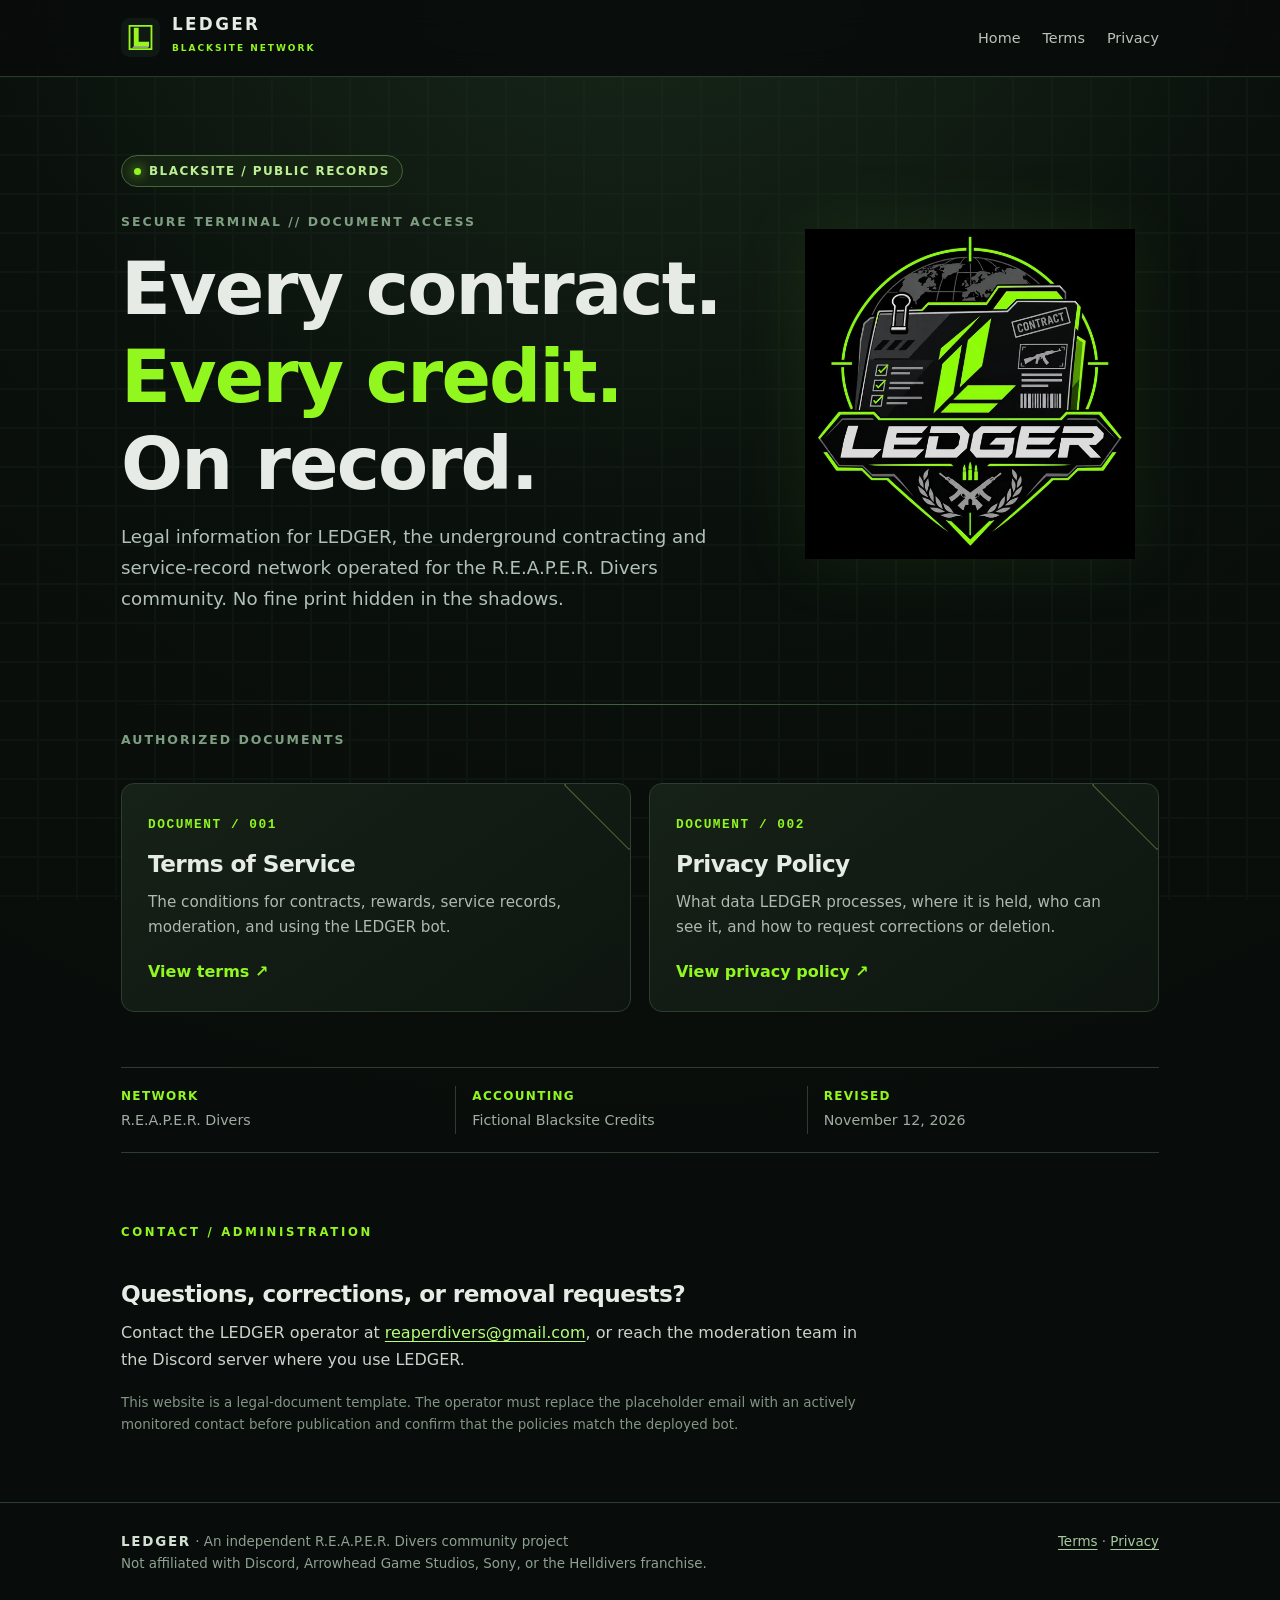
<file: index.html>
<!DOCTYPE html><html lang="en"><head><meta charset="UTF-8"><meta name="viewport" content="width=device-width,initial-scale=1"><meta name="theme-color" content="#0a100c"><meta name="description" content="Terms of Service and Privacy Policy for LEDGER, the R.E.A.P.E.R. Divers Blacksite Network Discord bot."><title>Legal & Policy Center | LEDGER Blacksite Network</title><link rel="icon" type="image/svg+xml" href="./assets/mark.svg"><link rel="stylesheet" href="./assets/style.css"></head><body><a class="skip" href="#main">Skip to content</a><header class="topbar"><div class="wrap"><a class="brand" href="./" aria-label="LEDGER home"><img src="./assets/mark.svg" alt="" width="39" height="39"><span><span class="brand-name">LEDGER</span><small>BLACKSITE NETWORK</small></span></a><nav class="nav" aria-label="Main navigation"><a href="./">Home</a><a href="./terms/" >Terms</a><a href="./privacy/" >Privacy</a></nav></div></header><main id="main"><div class="wrap"><section class="hero hero-grid"><div><span class="pill"><span class="dot"></span> BLACKSITE / PUBLIC RECORDS</span><p class="kicker">SECURE TERMINAL // DOCUMENT ACCESS</p><h1>Every contract.<br><span style="color:var(--green)">Every credit.</span><br>On record.</h1><p class="lead">Legal information for LEDGER, the underground contracting and service-record network operated for the R.E.A.P.E.R. Divers community. No fine print hidden in the shadows.</p></div><img class="hero-logo" src="./assets/ledger-logo.webp" width="330" height="330" alt="LEDGER black-and-neon-green insignia"></section><div class="divider"></div><div class="kicker">AUTHORIZED DOCUMENTS</div><div class="cards"><a class="card" href="./terms/"><span class="number">DOCUMENT / 001</span><h2>Terms of Service</h2><p>The conditions for contracts, rewards, service records, moderation, and using the LEDGER bot.</p><span class="go">View terms ↗</span></a><a class="card" href="./privacy/"><span class="number">DOCUMENT / 002</span><h2>Privacy Policy</h2><p>What data LEDGER processes, where it is held, who can see it, and how to request corrections or deletion.</p><span class="go">View privacy policy ↗</span></a></div><div class="meta-strip"><div><b>NETWORK</b><span>R.E.A.P.E.R. Divers</span></div><div><b>ACCOUNTING</b><span>Fictional Blacksite Credits</span></div><div><b>REVISED</b><span>November 12, 2026</span></div></div><section class="simple-call"><span class="eyebrow">CONTACT / ADMINISTRATION</span><h2>Questions, corrections, or removal requests?</h2><p>Contact the LEDGER operator at <a href="mailto:reaperdivers@gmail.com">reaperdivers@gmail.com</a>, or reach the moderation team in the Discord server where you use LEDGER.</p><p class="tiny">This website is a legal-document template. The operator must replace the placeholder email with an actively monitored contact before publication and confirm that the policies match the deployed bot.</p></section></div></main><footer class="footer"><div class="wrap"><div><b>LEDGER</b> · An independent R.E.A.P.E.R. Divers community project<br><span>Not affiliated with Discord, Arrowhead Game Studios, Sony, or the Helldivers franchise.</span></div><div><a href="./terms/">Terms</a> · <a href="./privacy/">Privacy</a></div></div></footer></body></html>
</file>
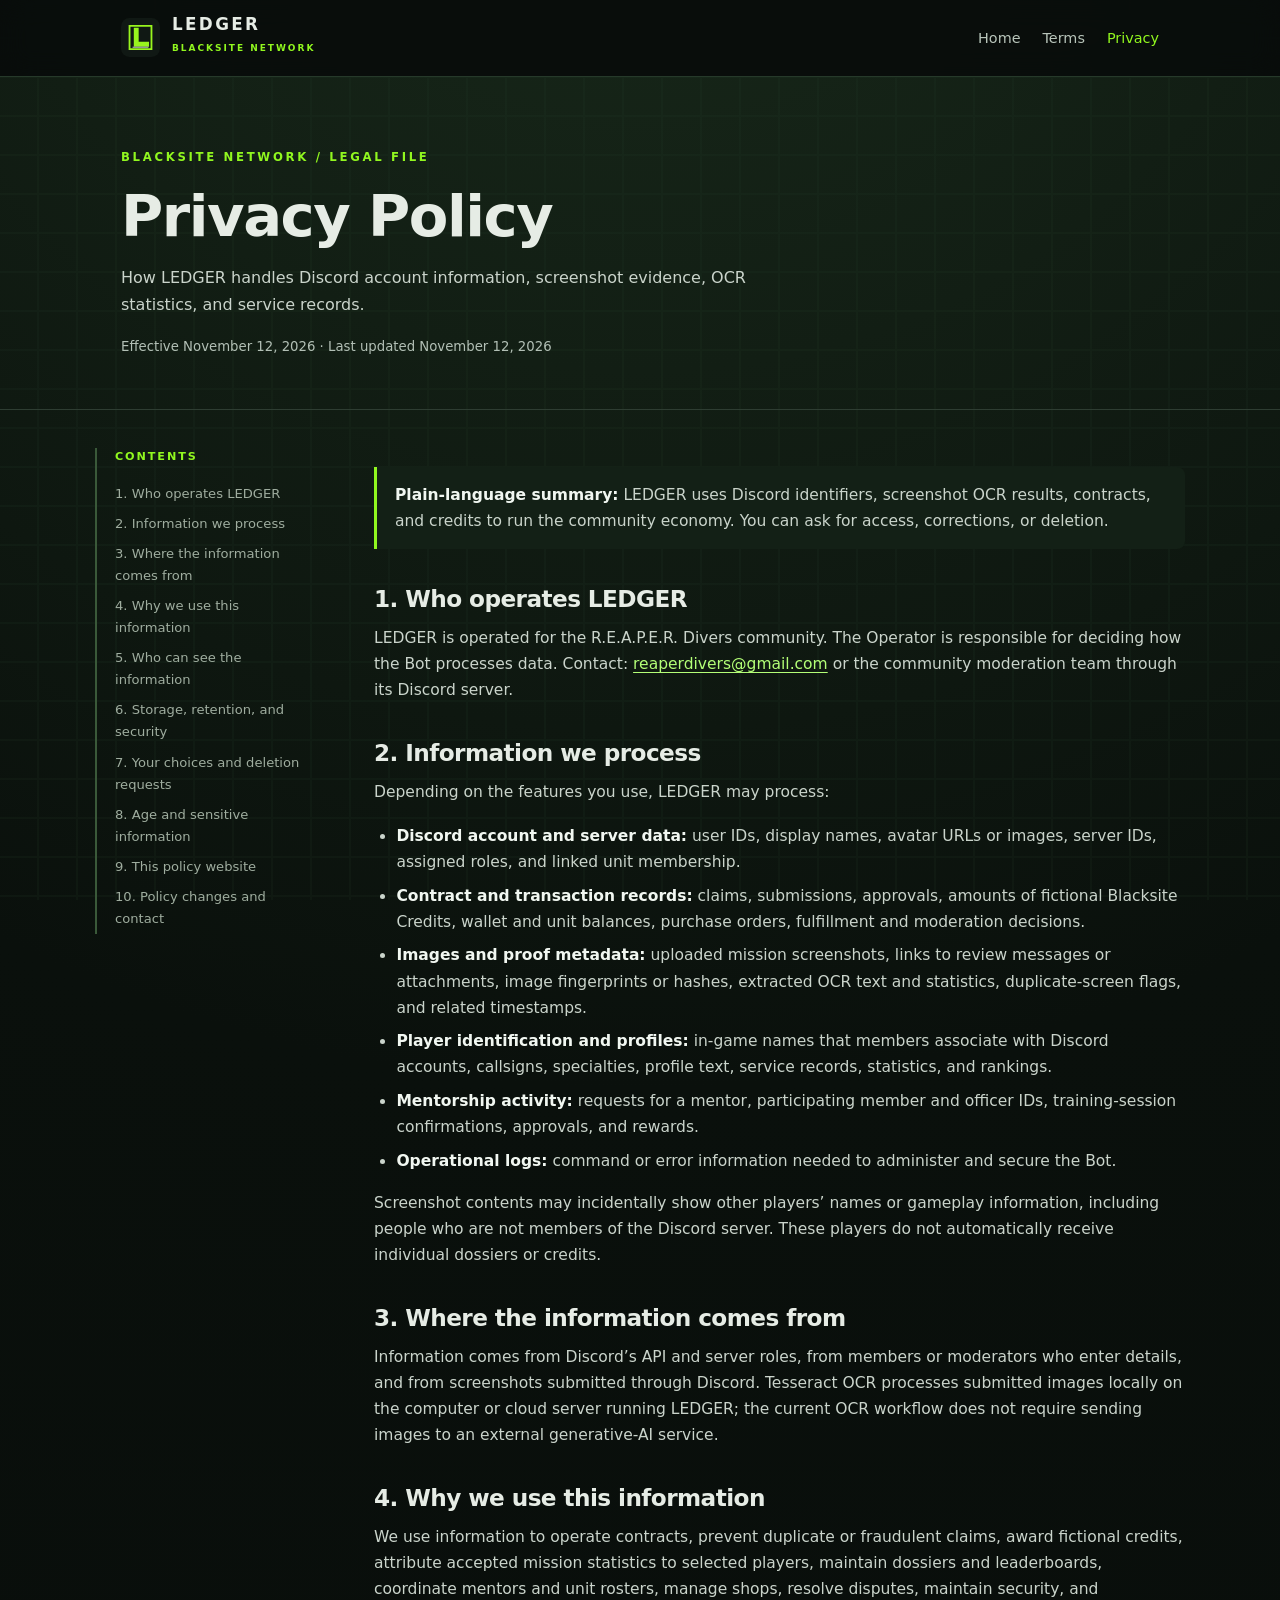
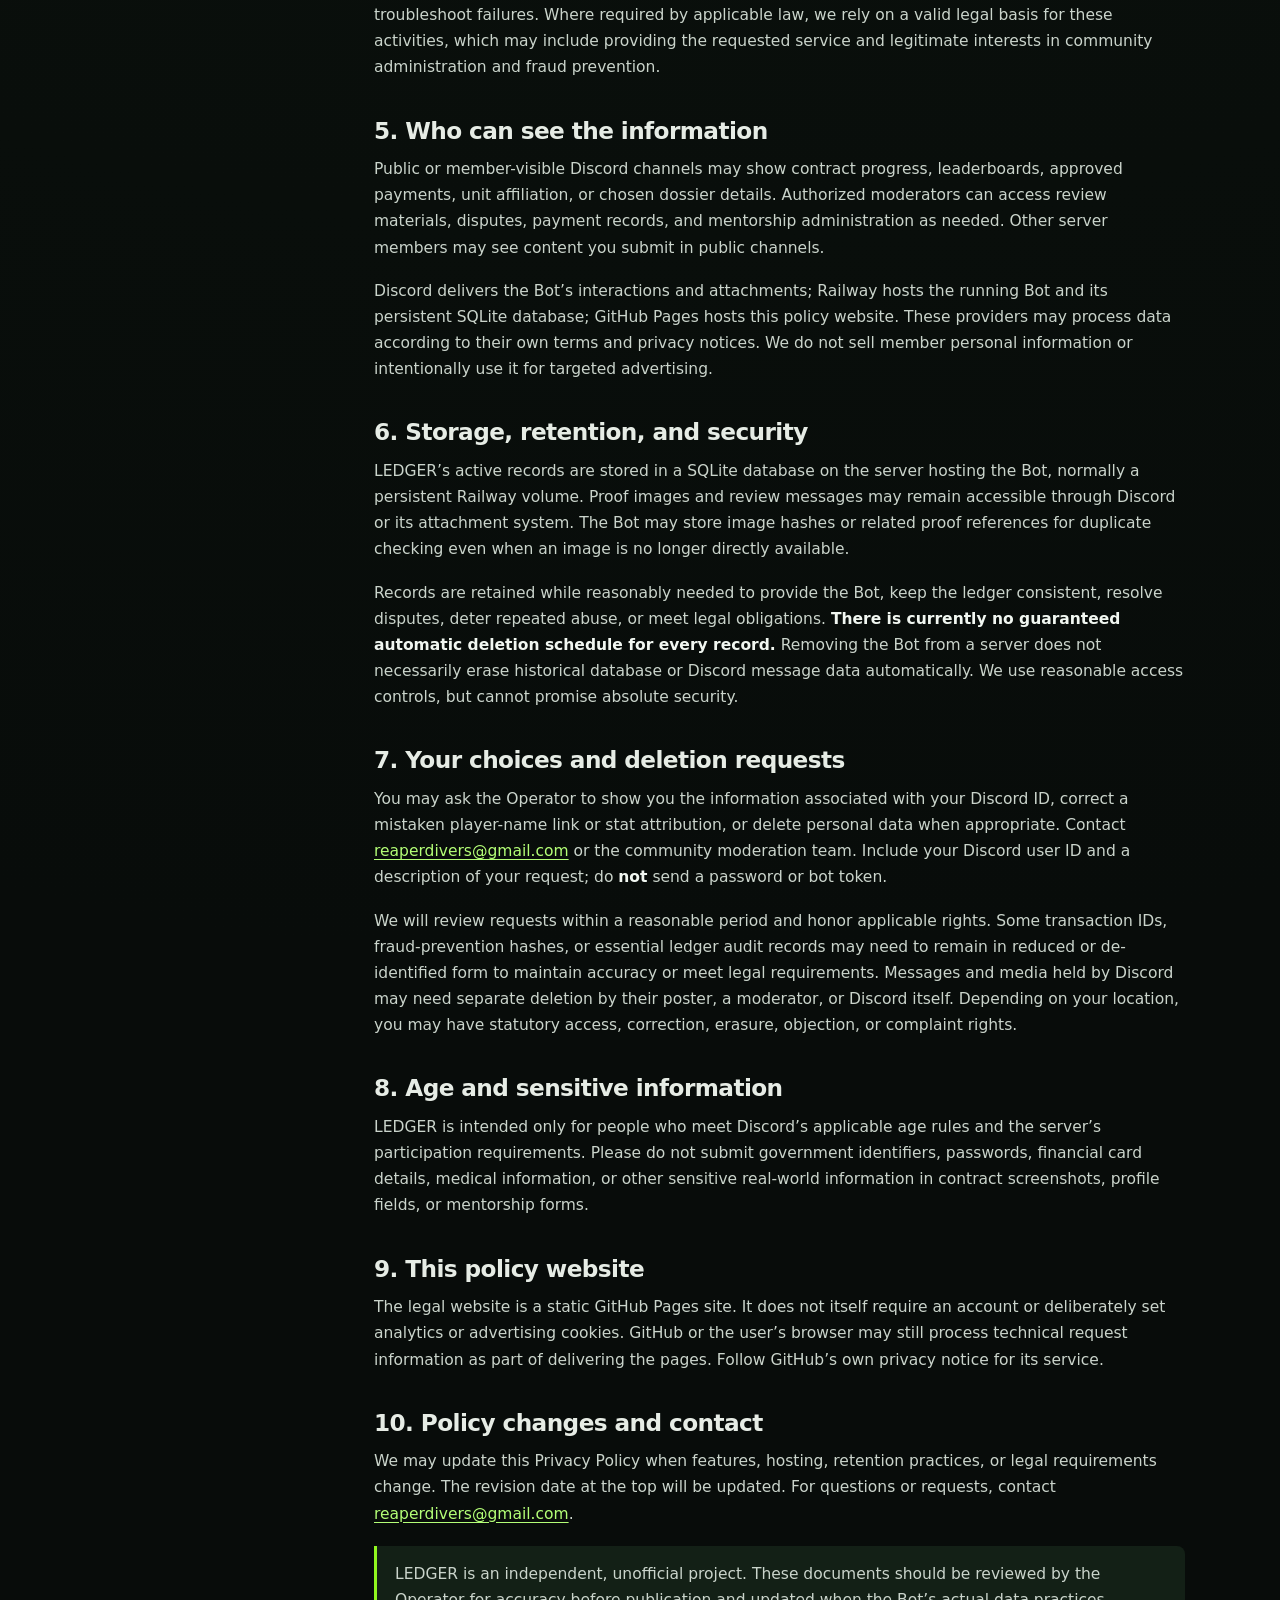
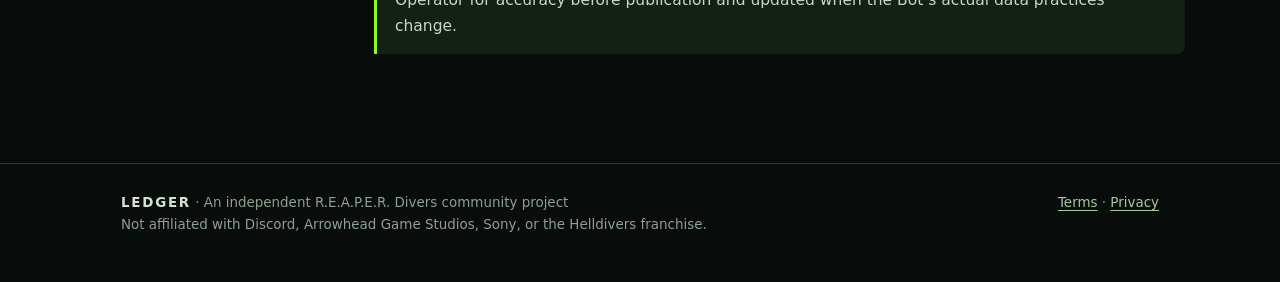
<file: privacy/index.html>
<!DOCTYPE html><html lang="en"><head><meta charset="UTF-8"><meta name="viewport" content="width=device-width,initial-scale=1"><meta name="theme-color" content="#0a100c"><meta name="description" content="How LEDGER handles Discord account information, screenshot evidence, OCR statistics, and service records."><title>Privacy Policy | LEDGER Blacksite Network</title><link rel="icon" type="image/svg+xml" href="../assets/mark.svg"><link rel="stylesheet" href="../assets/style.css"></head><body><a class="skip" href="#main">Skip to content</a><header class="topbar"><div class="wrap"><a class="brand" href="../" aria-label="LEDGER home"><img src="../assets/mark.svg" alt="" width="39" height="39"><span><span class="brand-name">LEDGER</span><small>BLACKSITE NETWORK</small></span></a><nav class="nav" aria-label="Main navigation"><a href="../">Home</a><a href="../terms/" >Terms</a><a href="../privacy/" aria-current="page">Privacy</a></nav></div></header><main id="main"><div class="page-heading"><div class="wrap"><span class="eyebrow">BLACKSITE NETWORK / LEGAL FILE</span><h1>Privacy Policy</h1><p>How LEDGER handles Discord account information, screenshot evidence, OCR statistics, and service records.</p><p class="terms-note">Effective November 12, 2026 · Last updated November 12, 2026</p></div></div><div class="wrap doc-layout"><aside class="toc" aria-label="On this page"><strong>CONTENTS</strong><a href="#controller">1. Who operates LEDGER</a><a href="#data">2. Information we process</a><a href="#sources">3. Where the information comes from</a><a href="#purpose">4. Why we use this information</a><a href="#sharing">5. Who can see the information</a><a href="#retention">6. Storage, retention, and security</a><a href="#choices">7. Your choices and deletion requests</a><a href="#young">8. Age and sensitive information</a><a href="#site">9. This policy website</a><a href="#changes">10. Policy changes and contact</a></aside><article class="doc"><div class="notice"><p><strong>Plain-language summary:</strong> LEDGER uses Discord identifiers, screenshot OCR results, contracts, and credits to run the community economy. You can ask for access, corrections, or deletion.</p></div><section id="controller"><h2>1. Who operates LEDGER</h2><p>LEDGER is operated for the R.E.A.P.E.R. Divers community. The Operator is responsible for deciding how the Bot processes data. Contact: <a href="mailto:reaperdivers@gmail.com">reaperdivers@gmail.com</a> or the community moderation team through its Discord server.</p></section><section id="data"><h2>2. Information we process</h2><p>Depending on the features you use, LEDGER may process:</p><ul><li><strong>Discord account and server data:</strong> user IDs, display names, avatar URLs or images, server IDs, assigned roles, and linked unit membership.</li><li><strong>Contract and transaction records:</strong> claims, submissions, approvals, amounts of fictional Blacksite Credits, wallet and unit balances, purchase orders, fulfillment and moderation decisions.</li><li><strong>Images and proof metadata:</strong> uploaded mission screenshots, links to review messages or attachments, image fingerprints or hashes, extracted OCR text and statistics, duplicate-screen flags, and related timestamps.</li><li><strong>Player identification and profiles:</strong> in-game names that members associate with Discord accounts, callsigns, specialties, profile text, service records, statistics, and rankings.</li><li><strong>Mentorship activity:</strong> requests for a mentor, participating member and officer IDs, training-session confirmations, approvals, and rewards.</li><li><strong>Operational logs:</strong> command or error information needed to administer and secure the Bot.</li></ul><p>Screenshot contents may incidentally show other players’ names or gameplay information, including people who are not members of the Discord server. These players do not automatically receive individual dossiers or credits.</p></section><section id="sources"><h2>3. Where the information comes from</h2><p>Information comes from Discord’s API and server roles, from members or moderators who enter details, and from screenshots submitted through Discord. Tesseract OCR processes submitted images locally on the computer or cloud server running LEDGER; the current OCR workflow does not require sending images to an external generative-AI service.</p></section><section id="purpose"><h2>4. Why we use this information</h2><p>We use information to operate contracts, prevent duplicate or fraudulent claims, award fictional credits, attribute accepted mission statistics to selected players, maintain dossiers and leaderboards, coordinate mentors and unit rosters, manage shops, resolve disputes, maintain security, and troubleshoot failures. Where required by applicable law, we rely on a valid legal basis for these activities, which may include providing the requested service and legitimate interests in community administration and fraud prevention.</p></section><section id="sharing"><h2>5. Who can see the information</h2><p>Public or member-visible Discord channels may show contract progress, leaderboards, approved payments, unit affiliation, or chosen dossier details. Authorized moderators can access review materials, disputes, payment records, and mentorship administration as needed. Other server members may see content you submit in public channels.</p><p>Discord delivers the Bot’s interactions and attachments; Railway hosts the running Bot and its persistent SQLite database; GitHub Pages hosts this policy website. These providers may process data according to their own terms and privacy notices. We do not sell member personal information or intentionally use it for targeted advertising.</p></section><section id="retention"><h2>6. Storage, retention, and security</h2><p>LEDGER’s active records are stored in a SQLite database on the server hosting the Bot, normally a persistent Railway volume. Proof images and review messages may remain accessible through Discord or its attachment system. The Bot may store image hashes or related proof references for duplicate checking even when an image is no longer directly available.</p><p>Records are retained while reasonably needed to provide the Bot, keep the ledger consistent, resolve disputes, deter repeated abuse, or meet legal obligations. <strong>There is currently no guaranteed automatic deletion schedule for every record.</strong> Removing the Bot from a server does not necessarily erase historical database or Discord message data automatically. We use reasonable access controls, but cannot promise absolute security.</p></section><section id="choices"><h2>7. Your choices and deletion requests</h2><p>You may ask the Operator to show you the information associated with your Discord ID, correct a mistaken player-name link or stat attribution, or delete personal data when appropriate. Contact <a href="mailto:reaperdivers@gmail.com">reaperdivers@gmail.com</a> or the community moderation team. Include your Discord user ID and a description of your request; do <strong>not</strong> send a password or bot token.</p><p>We will review requests within a reasonable period and honor applicable rights. Some transaction IDs, fraud-prevention hashes, or essential ledger audit records may need to remain in reduced or de-identified form to maintain accuracy or meet legal requirements. Messages and media held by Discord may need separate deletion by their poster, a moderator, or Discord itself. Depending on your location, you may have statutory access, correction, erasure, objection, or complaint rights.</p></section><section id="young"><h2>8. Age and sensitive information</h2><p>LEDGER is intended only for people who meet Discord’s applicable age rules and the server’s participation requirements. Please do not submit government identifiers, passwords, financial card details, medical information, or other sensitive real-world information in contract screenshots, profile fields, or mentorship forms.</p></section><section id="site"><h2>9. This policy website</h2><p>The legal website is a static GitHub Pages site. It does not itself require an account or deliberately set analytics or advertising cookies. GitHub or the user’s browser may still process technical request information as part of delivering the pages. Follow GitHub’s own privacy notice for its service.</p></section><section id="changes"><h2>10. Policy changes and contact</h2><p>We may update this Privacy Policy when features, hosting, retention practices, or legal requirements change. The revision date at the top will be updated. For questions or requests, contact <a href="mailto:reaperdivers@gmail.com">reaperdivers@gmail.com</a>.</p></section><div class="notice"><p>LEDGER is an independent, unofficial project. These documents should be reviewed by the Operator for accuracy before publication and updated when the Bot’s actual data practices change.</p></div></article></div></main><footer class="footer"><div class="wrap"><div><b>LEDGER</b> · An independent R.E.A.P.E.R. Divers community project<br><span>Not affiliated with Discord, Arrowhead Game Studios, Sony, or the Helldivers franchise.</span></div><div><a href="../terms/">Terms</a> · <a href="../privacy/">Privacy</a></div></div></footer></body></html>
</file>
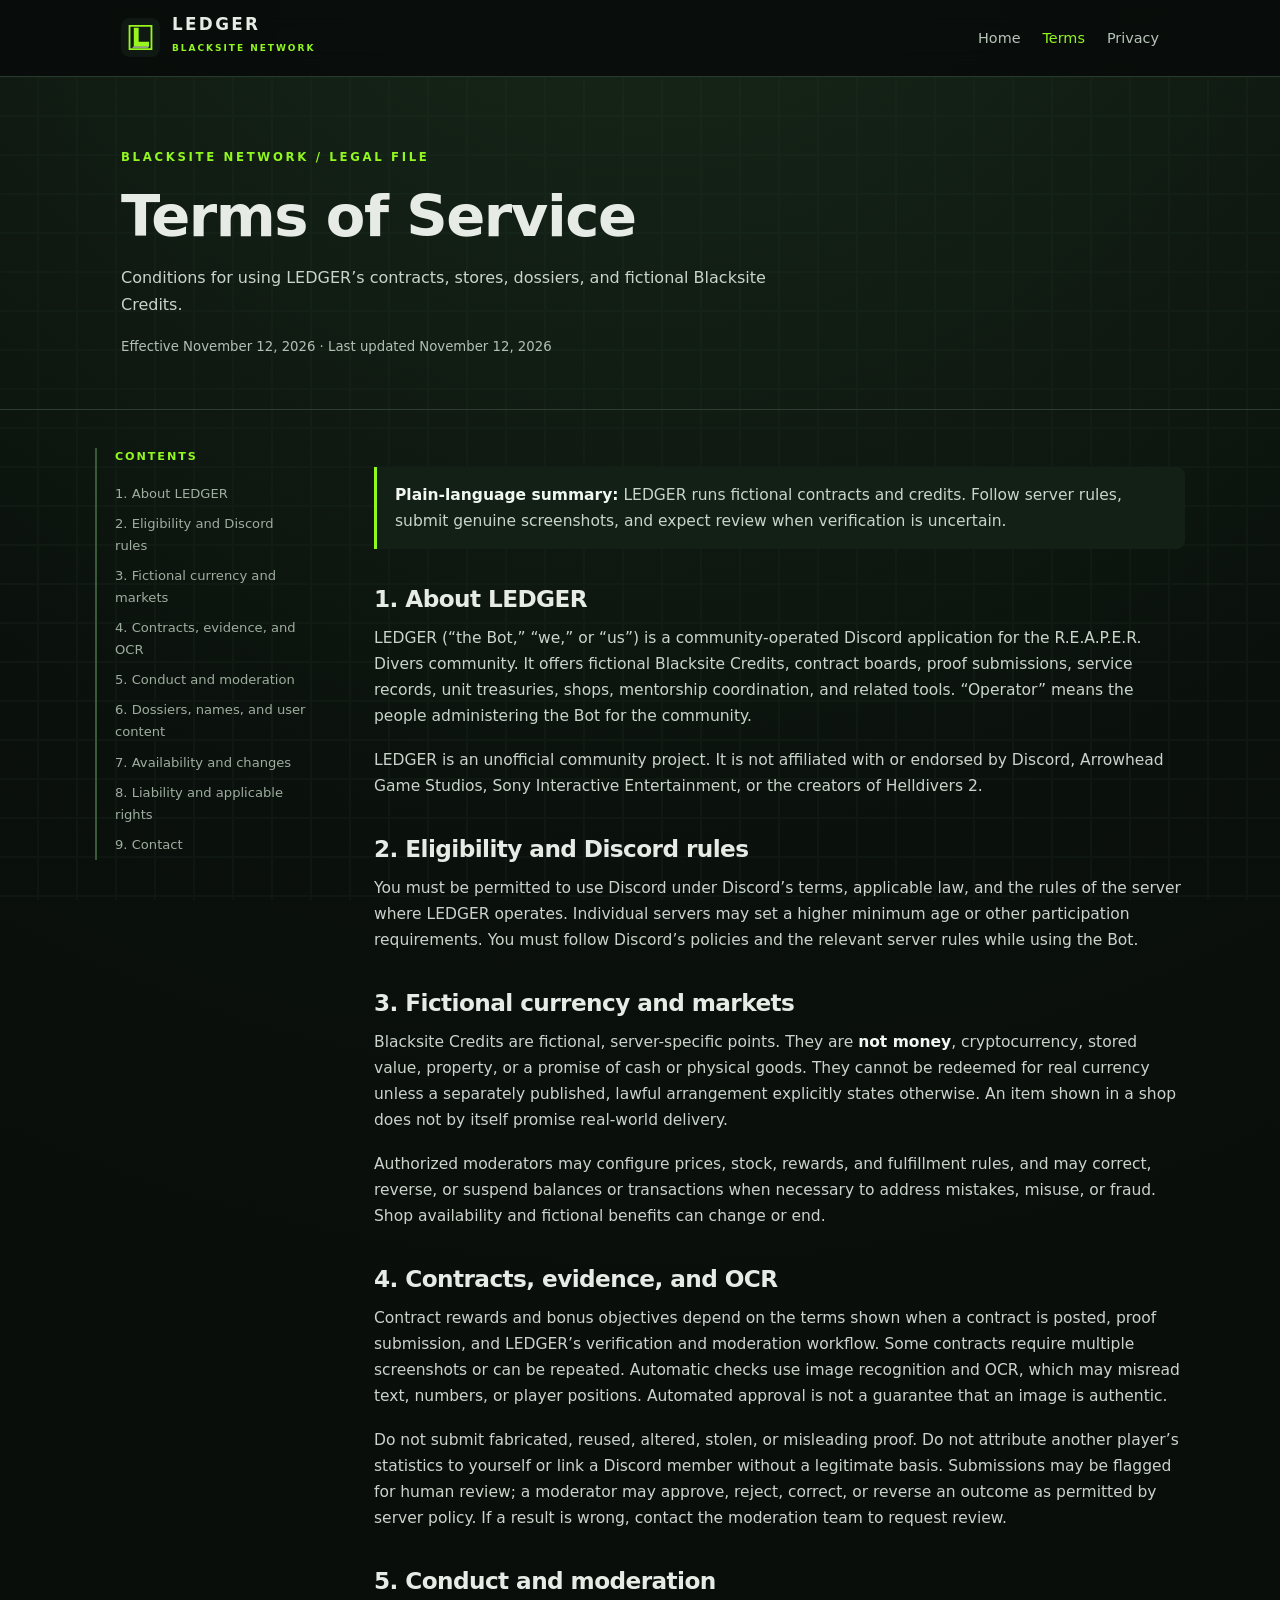
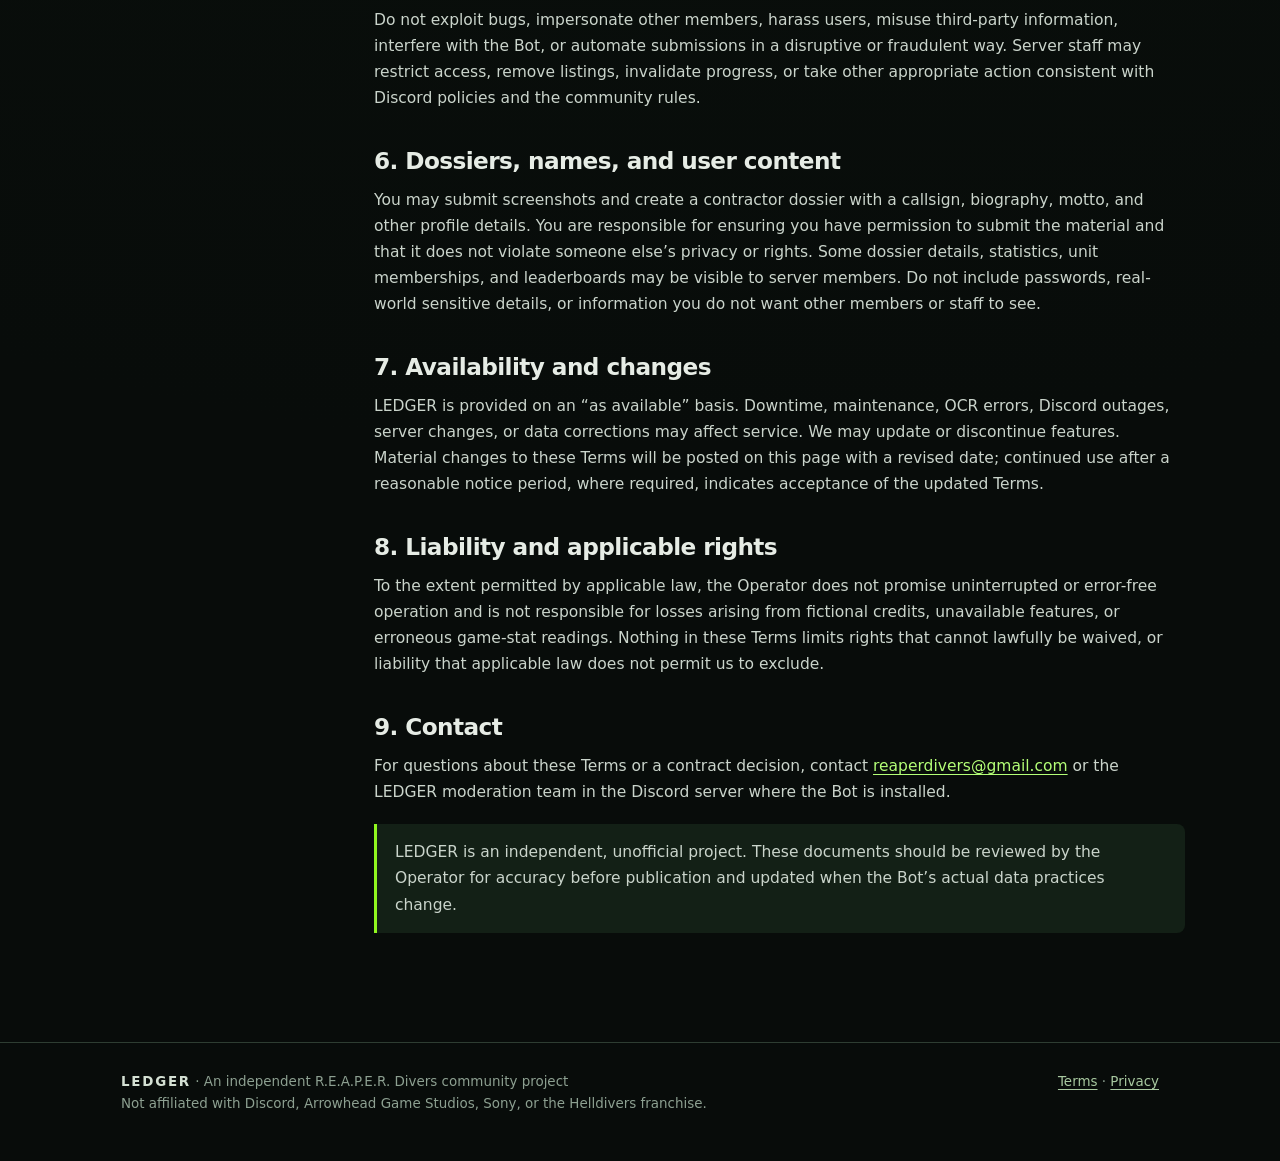
<file: terms/index.html>
<!DOCTYPE html><html lang="en"><head><meta charset="UTF-8"><meta name="viewport" content="width=device-width,initial-scale=1"><meta name="theme-color" content="#0a100c"><meta name="description" content="Conditions for using LEDGER’s contracts, stores, dossiers, and fictional Blacksite Credits."><title>Terms of Service | LEDGER Blacksite Network</title><link rel="icon" type="image/svg+xml" href="../assets/mark.svg"><link rel="stylesheet" href="../assets/style.css"></head><body><a class="skip" href="#main">Skip to content</a><header class="topbar"><div class="wrap"><a class="brand" href="../" aria-label="LEDGER home"><img src="../assets/mark.svg" alt="" width="39" height="39"><span><span class="brand-name">LEDGER</span><small>BLACKSITE NETWORK</small></span></a><nav class="nav" aria-label="Main navigation"><a href="../">Home</a><a href="../terms/" aria-current="page">Terms</a><a href="../privacy/" >Privacy</a></nav></div></header><main id="main"><div class="page-heading"><div class="wrap"><span class="eyebrow">BLACKSITE NETWORK / LEGAL FILE</span><h1>Terms of Service</h1><p>Conditions for using LEDGER’s contracts, stores, dossiers, and fictional Blacksite Credits.</p><p class="terms-note">Effective November 12, 2026 · Last updated November 12, 2026</p></div></div><div class="wrap doc-layout"><aside class="toc" aria-label="On this page"><strong>CONTENTS</strong><a href="#about">1. About LEDGER</a><a href="#eligibility">2. Eligibility and Discord rules</a><a href="#credits">3. Fictional currency and markets</a><a href="#evidence">4. Contracts, evidence, and OCR</a><a href="#community">5. Conduct and moderation</a><a href="#profiles">6. Dossiers, names, and user content</a><a href="#availability">7. Availability and changes</a><a href="#responsibility">8. Liability and applicable rights</a><a href="#contact">9. Contact</a></aside><article class="doc"><div class="notice"><p><strong>Plain-language summary:</strong> LEDGER runs fictional contracts and credits. Follow server rules, submit genuine screenshots, and expect review when verification is uncertain.</p></div><section id="about"><h2>1. About LEDGER</h2><p>LEDGER (“the Bot,” “we,” or “us”) is a community-operated Discord application for the R.E.A.P.E.R. Divers community. It offers fictional Blacksite Credits, contract boards, proof submissions, service records, unit treasuries, shops, mentorship coordination, and related tools. “Operator” means the people administering the Bot for the community.</p><p>LEDGER is an unofficial community project. It is not affiliated with or endorsed by Discord, Arrowhead Game Studios, Sony Interactive Entertainment, or the creators of Helldivers 2.</p></section><section id="eligibility"><h2>2. Eligibility and Discord rules</h2><p>You must be permitted to use Discord under Discord’s terms, applicable law, and the rules of the server where LEDGER operates. Individual servers may set a higher minimum age or other participation requirements. You must follow Discord’s policies and the relevant server rules while using the Bot.</p></section><section id="credits"><h2>3. Fictional currency and markets</h2><p>Blacksite Credits are fictional, server-specific points. They are <strong>not money</strong>, cryptocurrency, stored value, property, or a promise of cash or physical goods. They cannot be redeemed for real currency unless a separately published, lawful arrangement explicitly states otherwise. An item shown in a shop does not by itself promise real-world delivery.</p><p>Authorized moderators may configure prices, stock, rewards, and fulfillment rules, and may correct, reverse, or suspend balances or transactions when necessary to address mistakes, misuse, or fraud. Shop availability and fictional benefits can change or end.</p></section><section id="evidence"><h2>4. Contracts, evidence, and OCR</h2><p>Contract rewards and bonus objectives depend on the terms shown when a contract is posted, proof submission, and LEDGER’s verification and moderation workflow. Some contracts require multiple screenshots or can be repeated. Automatic checks use image recognition and OCR, which may misread text, numbers, or player positions. Automated approval is not a guarantee that an image is authentic.</p><p>Do not submit fabricated, reused, altered, stolen, or misleading proof. Do not attribute another player’s statistics to yourself or link a Discord member without a legitimate basis. Submissions may be flagged for human review; a moderator may approve, reject, correct, or reverse an outcome as permitted by server policy. If a result is wrong, contact the moderation team to request review.</p></section><section id="community"><h2>5. Conduct and moderation</h2><p>Do not exploit bugs, impersonate other members, harass users, misuse third-party information, interfere with the Bot, or automate submissions in a disruptive or fraudulent way. Server staff may restrict access, remove listings, invalidate progress, or take other appropriate action consistent with Discord policies and the community rules.</p></section><section id="profiles"><h2>6. Dossiers, names, and user content</h2><p>You may submit screenshots and create a contractor dossier with a callsign, biography, motto, and other profile details. You are responsible for ensuring you have permission to submit the material and that it does not violate someone else’s privacy or rights. Some dossier details, statistics, unit memberships, and leaderboards may be visible to server members. Do not include passwords, real-world sensitive details, or information you do not want other members or staff to see.</p></section><section id="availability"><h2>7. Availability and changes</h2><p>LEDGER is provided on an “as available” basis. Downtime, maintenance, OCR errors, Discord outages, server changes, or data corrections may affect service. We may update or discontinue features. Material changes to these Terms will be posted on this page with a revised date; continued use after a reasonable notice period, where required, indicates acceptance of the updated Terms.</p></section><section id="responsibility"><h2>8. Liability and applicable rights</h2><p>To the extent permitted by applicable law, the Operator does not promise uninterrupted or error-free operation and is not responsible for losses arising from fictional credits, unavailable features, or erroneous game-stat readings. Nothing in these Terms limits rights that cannot lawfully be waived, or liability that applicable law does not permit us to exclude.</p></section><section id="contact"><h2>9. Contact</h2><p>For questions about these Terms or a contract decision, contact <a href="mailto:reaperdivers@gmail.com">reaperdivers@gmail.com</a> or the LEDGER moderation team in the Discord server where the Bot is installed.</p></section><div class="notice"><p>LEDGER is an independent, unofficial project. These documents should be reviewed by the Operator for accuracy before publication and updated when the Bot’s actual data practices change.</p></div></article></div></main><footer class="footer"><div class="wrap"><div><b>LEDGER</b> · An independent R.E.A.P.E.R. Divers community project<br><span>Not affiliated with Discord, Arrowhead Game Studios, Sony, or the Helldivers franchise.</span></div><div><a href="../terms/">Terms</a> · <a href="../privacy/">Privacy</a></div></div></footer></body></html>
</file>
<file: assets/style.css>
:root{color-scheme:dark;--bg:#080c0a;--panel:#101713;--panel2:#131c16;--border:#2e3d32;--green:#91f71f;--green2:#b4ff77;--fg:#e6ece5;--muted:#a0ada2;--weak:#6d7f72;--max:1090px}
*{box-sizing:border-box}html{scroll-behavior:smooth}body{margin:0;background:radial-gradient(circle at 50% -10%,#1a2c1c 0,#0a100c 37%,var(--bg) 75%);color:var(--fg);font:16px/1.68 system-ui,-apple-system,"Segoe UI",sans-serif;-webkit-font-smoothing:antialiased}body:before{content:"";position:fixed;inset:0;z-index:-1;opacity:.16;pointer-events:none;background-image:linear-gradient(90deg,transparent 95%,#29402e 95%),linear-gradient(transparent 95%,#29402e 95%);background-size:39px 39px}a{color:var(--green2);text-underline-offset:3px}a:hover{color:#e0ffc0}a:focus-visible,button:focus-visible{outline:3px solid var(--green);outline-offset:4px}h1,h2,h3{line-height:1.2;letter-spacing:-.025em}h1{font-size:clamp(2.65rem,5.7vw,5rem);margin:12px 0 14px}h2{font-size:1.45rem;margin:2.25rem 0 .75rem}h3{font-size:1.1rem;margin:1.5rem 0 .5rem}p,li{color:#cad4cb}p{margin:.7rem 0 1.1rem}ul{padding-left:1.4rem}li{margin:.48rem 0}strong{color:#f1f7f1}.wrap{max-width:var(--max);margin:auto;padding:0 26px}.skip{position:absolute;top:-80px;left:15px;padding:12px 18px;background:var(--green);color:#081007;z-index:10}.skip:focus{top:10px}.topbar{border-bottom:1px solid #26392a;background:rgba(8,12,10,.9);backdrop-filter:blur(14px)}.topbar .wrap{min-height:76px;display:flex;justify-content:space-between;align-items:center;gap:16px}.brand{display:flex;align-items:center;gap:12px;text-decoration:none;color:var(--fg)}.brand img{width:39px;height:39px}.brand .brand-name{font-weight:900;letter-spacing:.14em;font-size:1.05rem;display:block;line-height:1}.brand small{font-size:9px;color:var(--green);font-weight:800;letter-spacing:.22em}.nav{display:flex;gap:12px 22px;flex-wrap:wrap;align-items:center;font-size:.9rem}.nav a{color:#b8c4ba;text-decoration:none}.nav a:hover,.nav a[aria-current=page]{color:var(--green)}.eyebrow{text-transform:uppercase;letter-spacing:.23em;color:var(--green);font-size:.73rem;font-weight:850}.hero{padding:78px 0 72px}.hero-grid{display:grid;grid-template-columns:minmax(0,1.25fr) minmax(250px,.75fr);align-items:center;gap:30px}.lead{max-width:650px;color:#b2c1b5;font-size:1.14rem;line-height:1.7}.hero-logo{justify-self:center;width:min(100%,330px);filter:drop-shadow(0 0 35px rgba(130,255,48,.08))}.pill{display:inline-flex;align-items:center;gap:8px;border:1px solid #45653b;border-radius:99px;padding:5px 12px;color:#bcef94;background:#152313;font-size:.75rem;font-weight:750;text-transform:uppercase;letter-spacing:.12em}.dot{width:7px;height:7px;border-radius:50%;background:var(--green);box-shadow:0 0 12px var(--green)}.divider{height:1px;background:linear-gradient(90deg,transparent,#426443,transparent)}.kicker{margin:25px 0 10px;color:#7e9e81;text-transform:uppercase;letter-spacing:.16em;font-size:.78rem;font-weight:850}.cards{display:grid;grid-template-columns:1fr 1fr;gap:18px;margin:32px 0 55px}.card{padding:26px;position:relative;overflow:hidden;border:1px solid var(--border);border-radius:13px;background:linear-gradient(145deg,#162117,#0e1510);text-decoration:none;color:var(--fg);transition:transform .15s,border-color .15s}.card:hover{transform:translateY(-3px);border-color:#64933a;color:var(--fg)}.card:after{content:"";position:absolute;width:90px;height:90px;right:-45px;top:-45px;border:1px solid #4d6a39;transform:rotate(45deg)}.card .number{color:var(--green);font:700 .8rem/1 ui-monospace,monospace;letter-spacing:.12em}.card h2{margin:13px 0 12px}.card p{color:#aebaaf;font-size:.95rem}.card .go{font-weight:850;color:var(--green)}.meta-strip{display:grid;grid-template-columns:repeat(3,1fr);border-top:1px solid var(--border);border-bottom:1px solid var(--border);margin:12px 0 65px;padding:18px 0;gap:16px}.meta-strip div{border-right:1px solid var(--border);padding-right:14px}.meta-strip div:last-child{border-right:0}.meta-strip b{display:block;text-transform:uppercase;font-size:.75rem;letter-spacing:.11em;color:var(--green)}.meta-strip span{color:var(--muted);font-size:.89rem}.page-heading{padding:66px 0 33px;border-bottom:1px solid var(--border)}.page-heading h1{font-size:clamp(2.1rem,4.8vw,3.6rem)}.page-heading p{max-width:690px}.doc-layout{display:grid;grid-template-columns:215px minmax(0,1fr);gap:64px;padding:38px 0 90px}.toc{position:sticky;top:24px;align-self:start;border-left:2px solid #3a5939;padding-left:18px}.toc strong{display:block;font-size:.7rem;color:var(--green);letter-spacing:.17em;margin:0 0 12px}.toc a{display:block;font-size:.82rem;text-decoration:none;color:#9fad9f;padding:4px 0}.toc a:hover{color:var(--green)}.doc section{scroll-margin-top:30px}.doc section:first-child h2{margin-top:0}.doc p,.doc li{font-size:.97rem}.notice{border-left:3px solid var(--green);padding:15px 18px;background:#132016;color:#d8e2d8;margin:19px 0;border-radius:0 8px 8px 0}.notice p{margin:0}.terms-note{color:#b3c0b6;font-size:.83rem}.footer{border-top:1px solid var(--border);padding:28px 0 45px;color:#8da091;font-size:.84rem}.footer .wrap{display:flex;justify-content:space-between;gap:14px;flex-wrap:wrap}.footer a{color:#a8c9a0}.footer b{letter-spacing:.13em;color:#d4e0d3}code{font: .94em ui-monospace,monospace;background:#152118;border:1px solid #263d2a;border-radius:4px;padding:2px 5px}.tiny{font-size:.84rem;color:#829585}.simple-call{max-width:760px;margin-bottom:65px}@media(max-width:770px){.hero-grid{grid-template-columns:1fr}.hero-logo{max-width:235px;order:-1}.hero{padding:40px 0 44px}.cards{grid-template-columns:1fr}.doc-layout{grid-template-columns:1fr;gap:12px}.toc{position:static;display:flex;gap:12px;flex-wrap:wrap;border-left:0;border-bottom:1px solid var(--border);padding:0 0 13px}.toc strong{width:100%;margin:0}.meta-strip{grid-template-columns:1fr}.meta-strip div{border-right:0;border-bottom:1px solid var(--border);padding-bottom:10px}.meta-strip div:last-child{border:0}.topbar .wrap{padding-top:13px;padding-bottom:13px;flex-wrap:wrap}.nav{gap:8px 16px}}
</file>
